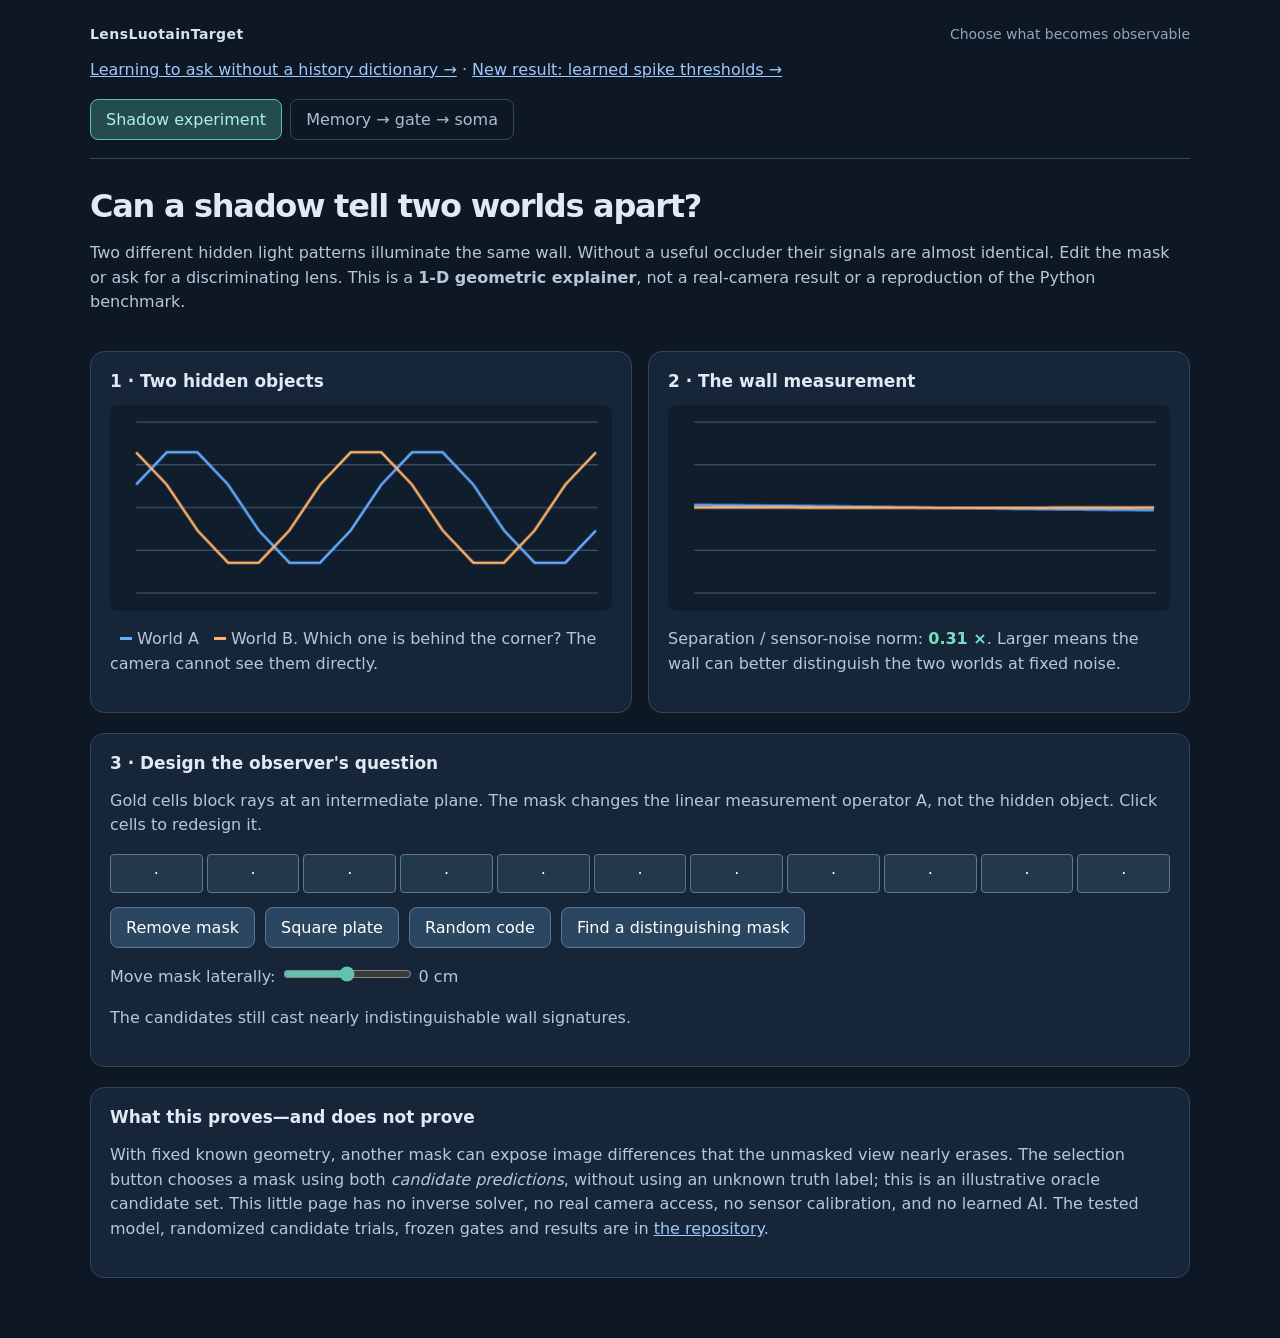
<file: site/index.html>
<!doctype html>
<html lang="en"><head><meta charset="utf-8"><meta name="viewport" content="width=device-width,initial-scale=1">
<title>LensLuotainTarget — shadows, memory and revealing questions</title>
<link rel="stylesheet" href="neuron.css">
<style>
:root{color-scheme:dark;font-family:system-ui,Arial,sans-serif;color:#e1eaf4;background:#0e1724}
body{max-width:1100px;margin:0 auto;padding:26px 18px 60px}a{color:#9fc7ff}p{line-height:1.55;color:#b6c8d8}h1{letter-spacing:-.04em;margin-bottom:8px}h2{margin-top:0;font-size:1.06rem}
.panel{background:#172538;border:1px solid #33465d;border-radius:14px;padding:19px;margin-top:20px}
.grid{display:grid;grid-template-columns:1fr 1fr;gap:16px}@media(max-width:740px){.grid{grid-template-columns:1fr}}
canvas{display:block;width:100%;height:auto;background:#101d2d;border-radius:8px}
.btns{display:flex;gap:10px;flex-wrap:wrap;align-items:center}button{background:#2b4660;color:#fff;border:1px solid #5b7994;border-radius:8px;padding:10px 15px;cursor:pointer;font:inherit}button:focus-visible{outline:3px solid #9fc7ff}button:hover{background:#3a607d}
.mask{display:flex;gap:4px;margin:14px 0}.mask button{height:39px;min-width:22px;flex:1;padding:0;border-radius:4px;background:#23384b}.mask button.on{background:#d8aa66;color:#172538}input{accent-color:#61c2b2}small{color:#a4b6cb}.stat{font-weight:700;color:#77e0c4}
.key{display:inline-block;width:12px;height:3px;margin:0 5px 4px 10px;background:#65acff}.key.orange{background:#ffb16d}
</style></head><body>
<div class="brand"><strong>LensLuotainTarget</strong><span>Choose what becomes observable</span></div>
<p><a href="learned.html">Learning to ask without a history dictionary →</a> · <a href="spikes.html">New result: learned spike thresholds →</a></p>
<nav class="view-tabs" role="tablist" aria-label="Experiments">
<button id="tab-shadow" role="tab" aria-controls="shadow-view" aria-selected="true">Shadow experiment</button>
<button id="tab-neuron" role="tab" aria-controls="neuron-view" aria-selected="false">Memory → gate → soma</button>
</nav>
<div id="shadow-view" role="tabpanel" aria-labelledby="tab-shadow">

<h1>Can a shadow tell two worlds apart?</h1>
<p>Two different hidden light patterns illuminate the same wall. Without a useful occluder their signals are almost identical. Edit the mask or ask for a discriminating lens. This is a <strong>1-D geometric explainer</strong>, not a real-camera result or a reproduction of the Python benchmark.</p>
<div class="grid">
<section class="panel"><h2>1 · Two hidden objects</h2><canvas id="scenes" width="500" height="205" aria-label="Two hidden scene brightness patterns"></canvas><p><span class="key"></span>World A <span class="key orange"></span>World B. Which one is behind the corner? The camera cannot see them directly.</p></section>
<section class="panel"><h2>2 · The wall measurement</h2><canvas id="wall" width="500" height="205" aria-label="Predicted wall signals for each candidate scene"></canvas><p>Separation / sensor-noise norm: <strong class="stat" id="score">—</strong>. Larger means the wall can better distinguish the two worlds at fixed noise.</p></section>
</div>
<section class="panel"><h2>3 · Design the observer's question</h2>
<p>Gold cells block rays at an intermediate plane. The mask changes the linear measurement operator A, not the hidden object. Click cells to redesign it.</p>
<div class="mask" id="mask" aria-label="Occluder mask"></div>
<div class="btns"><button id="none">Remove mask</button><button id="plate">Square plate</button><button id="random">Random code</button><button id="choose">Find a distinguishing mask</button></div>
<p><label>Move mask laterally: <input id="shift" type="range" min="-60" max="60" value="0" step="10"/> <span id="offset">0 cm</span></label></p>
<p id="desc"></p>
</section>
<section class="panel"><h2>What this proves—and does not prove</h2><p>With fixed known geometry, another mask can expose image differences that the unmasked view nearly erases. The selection button chooses a mask using both <em>candidate predictions</em>, without using an unknown truth label; this is an illustrative oracle candidate set. This little page has no inverse solver, no real camera access, no sensor calibration, and no learned AI. The tested model, randomized candidate trials, frozen gates and results are in <a href="https://github.com/anttiluode/LensLuotainTarget">the repository</a>.</p></section>
</div>
<div id="neuron-view" role="tabpanel" aria-labelledby="tab-neuron" hidden>
<div class="eyebrow">The next mechanism · abstract simulation</div>
<h1>A memory can answer differently when the question changes.</h1>
<p class="lede">Different stimulus histories leave different traces in twelve branches, yet give the same initial soma sum. Choose which branches reach the soma and see what a receiver can recover from three noisy readings.</p>
<div class="neuron-stats">
<div class="neuron-stat"><span>New readings</span><strong id="neuron-reading-count">0 / 3</strong></div>
<div class="neuron-stat"><span>Observer uncertainty</span><strong id="neuron-uncertainty">3.00 bits</strong></div>
<div class="neuron-stat"><span>Retained state changed</span><strong id="neuron-disturbance">0.0%</strong></div>
</div>
<section class="panel"><h2>1 · The past is retained, even when the present answer agrees</h2>
<div class="neuron-controls">
<label>History that actually happened<select id="neuron-history" aria-label="History that actually happened"><option value="0">History A</option><option value="1">History B</option><option value="2">History C</option><option value="3">History D</option><option value="4">History E</option><option value="5">History F</option><option value="6">History G</option><option value="7">History H</option></select></label>
<label>Gate selection<select id="neuron-policy"><option value="active">Memory-guided</option><option value="random">Random</option><option value="fixed">Fixed branches</option><option value="open_loop">Discard selection context</option></select></label>
<label>Gate location<select id="neuron-location"><option value="before">Before the soma sum</option><option value="after">After mixing</option></select></label>
<label class="check"><input type="checkbox" id="neuron-retain" checked> Retain branch history</label>
<label class="check"><input type="checkbox" id="neuron-damage" checked> Reads change memory</label>
</div>
<div class="grid">
<div><div class="neuron-pair"><strong id="neuron-history-label">Two histories</strong><span>Same current input: 0</span></div><canvas id="neuron-histories" width="500" height="170" aria-label="Two earlier stimulus histories ending with the same current input"></canvas><p class="neuron-detail">Each branch retains a different leaky trace of these inputs. The blue-green and amber lines are past stimuli, not spike waveforms.</p></div>
<div><div class="neuron-pair"><strong>Same initial soma</strong><span id="neuron-same">0.00000</span></div><p>The un-gated sum cannot distinguish these eight histories. The branch traces still differ. A gate can select a distinction before it is mixed away.</p><p class="neuron-detail">You can see the hidden history for explanation. The selector receives candidate predictions and previous readings; it never receives the true history label.</p><button id="neuron-world">Another set of histories</button></div>
</div>
</section>
<section class="panel"><h2>2 · Let retained answers choose the next gate</h2>
<div class="neuron-pair"><strong id="neuron-next">Next gate</strong><span id="neuron-next-branches"></span></div>
<svg id="neuron-cell" class="neuron-diagram" viewBox="0 0 740 310" role="img" aria-label="Twelve current branch traces pass through the selected gate to a soma sum before sensor noise"></svg>
<p class="neuron-detail">This diagram shows the current traces and selected sum before noise. Received noisy readings from completed gates appear below.</p>
<p class="neuron-detail" id="neuron-predictions"></p>
<div class="branch-gates" id="neuron-branches" aria-label="Choose an individual branch manually"></div>
<div class="neuron-actions"><button id="neuron-probe" class="primary">Take next reading</button><button id="neuron-reset">Reset readings</button><small>Click a numbered branch to ask your own question, or let the selected strategy choose.</small></div>
<p><label>Sensor noise: <input id="neuron-noise" type="range" min="0.001" max="0.08" step="0.001" value="0.03"> <span id="neuron-noise-value">0.030</span></label></p>
<p id="neuron-mode-note" class="neuron-note"></p>
</section>
<div class="grid">
<section class="panel"><h2>3 · What the receiver gets</h2><canvas id="neuron-readings" width="500" height="170" aria-label="Noisy scalar soma readings over the sequence of questions"></canvas><p class="neuron-detail" id="neuron-reading-list"></p><p class="neuron-detail">The message is a noisy scalar and the identity of the gate. No branch states are sent. An action-potential waveform is not modeled.</p></section>
<section class="panel"><h2>4 · What remains plausible</h2><div class="belief-bars" id="neuron-beliefs" role="group" aria-label="Observer probabilities over the eight candidate histories"></div><p class="neuron-detail" id="neuron-belief-note"></p><p class="neuron-detail">The observer's memory of previous readings shapes the next question. Its known candidate dictionary is a real prior and storage cost.</p></section>
</div>
<section class="panel"><div class="eyebrow">Frozen held-out result</div><h2>The mechanism has a test, not only a picture.</h2>
<p id="neuron-result-condition"></p><p class="neuron-detail">512 fresh history/noise/truth seeds per condition · 8 supplied candidates · 1 shared initial reading + 3 new readings · norm-matched gates.</p>
<div class="neuron-table-wrap"><table class="neuron-table"><thead><tr><th>Strategy / control</th><th>Identified</th><th>Log loss ↓</th><th>Original-answer error ↓</th><th>State change</th></tr></thead><tbody id="neuron-result-rows"></tbody></table></div>
<p id="neuron-result-verdict" class="neuron-detail"></p><div id="neuron-gates" class="neuron-verdict"></div>
<p id="neuron-result-noise-note" class="neuron-detail"></p>
<p class="neuron-detail">Original-answer error is normalized prediction error on eight unused gates applied to the pre-read memory. Erasing memory still scores against the original history, so predicting zero cannot count as successful recall.</p>
<p class="neuron-detail"><a href="../NEURON_PROTOCOL.md">Frozen protocol</a> · <a href="../NEURON_RESULTS.md">Results and limits</a> · <a href="../results/memory_gate_soma.json">Machine-readable receipt</a></p>
</section>
<section class="panel"><h2>What this earns</h2><p>The abstract model supports a narrow mechanism: retained branch history becomes recoverable through selected somatic sums, and retaining previous answers modestly improves which gate is chosen next. Reads can also disturb that memory.</p>
<p class="neuron-detail">This uses linear leaky traces, a programmed gate selector, a correct model and a known eight-history dictionary. It does not establish a learned neural gate, spike-waveform communication, unknown-history recovery or a new AI architecture. Twelve branch values are accompanied by 96 candidate-state values, eight belief values and shared model/catalogue storage in the observer. Selection evaluates all 24 candidate gates; computation is not matched to random selection.</p>
<p class="neuron-detail">The original <a href="https://github.com/anttiluode/GeometricNeuronOriginReview">PerceptionLab ecg.json accident</a> supplies the historical question about observation inside feedback. Its aliasing/variance-controller pulse has different equations. <a href="https://github.com/anttiluode/AnttisBrain2">AnttisBrain2's moons</a>, <a href="https://github.com/anttiluode/MovingTarget2">MovingTarget2</a> and <a href="https://github.com/anttiluode/BrainAsInverseModeler">BrainAsInverseModeler</a> remain distinct contributors to this test.</p>
</section>
</div>
<script>
'use strict';
const N=16,W=64,S=5,C=11,depth=.55,D=1.03,noise=.03;
const xs=Array.from({length:N},(_,i)=>-.19+(.38/N)*(i+.5));
const walls=Array.from({length:W},(_,i)=>-.45+.90*i/(W-1));
// Two different high-frequency patterns whose unobstructed soft shadows are near identical.
const a=xs.map((_,i)=>.5+.35*Math.sin(2*Math.PI*2*(i+.5)/N));
const b=xs.map((_,i)=>.5+.35*Math.cos(2*Math.PI*2*(i+.5)/N));
let cells=Array.from({length:C},()=>false),shift=0;
const calibration=walls.map(w=>xs.reduce((acc,x)=>acc+Array.from({length:S},(_,s)=>{
 const source=x+.38/N*((s+.5)/S-.5);const r2=D*D+(w-source)**2;
 return D*D/(r2*r2);
}).reduce((u,v)=>u+v,0)/S,0));
function forward(scene,m,offset){return walls.map((w,wi)=>xs.reduce((total,x,j)=>total+Array.from({length:S},(_,s)=>{
 const source=x+.38/N*((s+.5)/S-.5);const middle=source+depth/D*(w-source);
 const index=Math.floor((middle-offset+.26)/.52*C);
 const occluded=(index>=0&&index<C&&m[index]);if(occluded)return 0;
 const r2=D*D+(w-source)**2;return D*D/(r2*r2);
}).reduce((u,v)=>u+v,0)/S*scene[j],0)/calibration[wi]);}
function diff(m,offset){const p=forward(a,m,offset),q=forward(b,m,offset);const sq=p.reduce((z,v,i)=>z+(v-q[i])**2,0);
 return {p,q,score:Math.sqrt(sq)/(noise*Math.sqrt(W))};}
function draw(canvas,lines,range){const context=canvas.getContext('2d');let w=canvas.width,h=canvas.height;
 context.clearRect(0,0,w,h);context.strokeStyle='#456079';context.lineWidth=1;
 for(let i=0;i<=4;i++){let y=17+(h-35)*i/4;context.beginPath();context.moveTo(26,y);context.lineTo(w-14,y);context.stroke();}
 for(let li=0;li<lines.length;li++){context.strokeStyle=li?'#ffb16d':'#65acff';context.lineWidth=2.5;context.beginPath();
 const arr=lines[li];for(let i=0;i<arr.length;i++){let x=26+i/(arr.length-1)*(w-42);
 let y=17+(range[1]-arr[i])/(range[1]-range[0])*(h-35);if(i===0)context.moveTo(x,y);else context.lineTo(x,y);}context.stroke();}
}
function update(){const v=diff(cells,shift);draw(document.getElementById('scenes'),[a,b],[0,1]);
 draw(document.getElementById('wall'),[v.p,v.q],[0,1]);document.getElementById('score').textContent=v.score.toFixed(2)+' ×';
 document.getElementById('offset').textContent=Math.round(shift*100)+' cm';
 document.getElementById('desc').textContent=v.score<0.5?'The candidates still cast nearly indistinguishable wall signatures.':'The wall now contains a measurable distinction between the candidates (under this ideal model).';
 document.getElementById('mask').innerHTML='';cells.forEach((on,i)=>{let bt=document.createElement('button');bt.className=on?'on':'';bt.textContent=on?'■':'·';bt.setAttribute('aria-label','Toggle mask cell '+(i+1));bt.setAttribute('aria-pressed',String(on));
 bt.onclick=()=>{cells[i]=!cells[i];update();};document.getElementById('mask').appendChild(bt);});}
document.getElementById('none').onclick=()=>{cells.fill(false);update();};
document.getElementById('plate').onclick=()=>{cells=cells.map((_,i)=>i>=4&&i<=6);update();};
document.getElementById('random').onclick=()=>{cells=cells.map(()=>Math.random()<.5);update();};
document.getElementById('shift').oninput=e=>{shift=Number(e.target.value)/1000;update();};
document.getElementById('choose').onclick=()=>{let best={score:-1};let rng=1337;
 function next(){rng=(Math.imul(rng,1664525)+1013904223)>>>0;return rng/4294967296;}
 for(let i=0;i<35;i++){const c=Array.from({length:C},()=>next()<.48);for(const off of [-.06,-.03,0,.03,.06]){
 const cur=diff(c,off);if(cur.score>best.score)best={score:cur.score,c,off};}}
 cells=best.c;shift=best.off;document.getElementById('shift').value=String(shift*1000);update();};
update();
</script>
<script src="neuron-core.js"></script>
<script src="neuron-data.js"></script>
<script src="neuron-ui.js?v=ce73c5baaed5"></script>
</body></html>
</file>
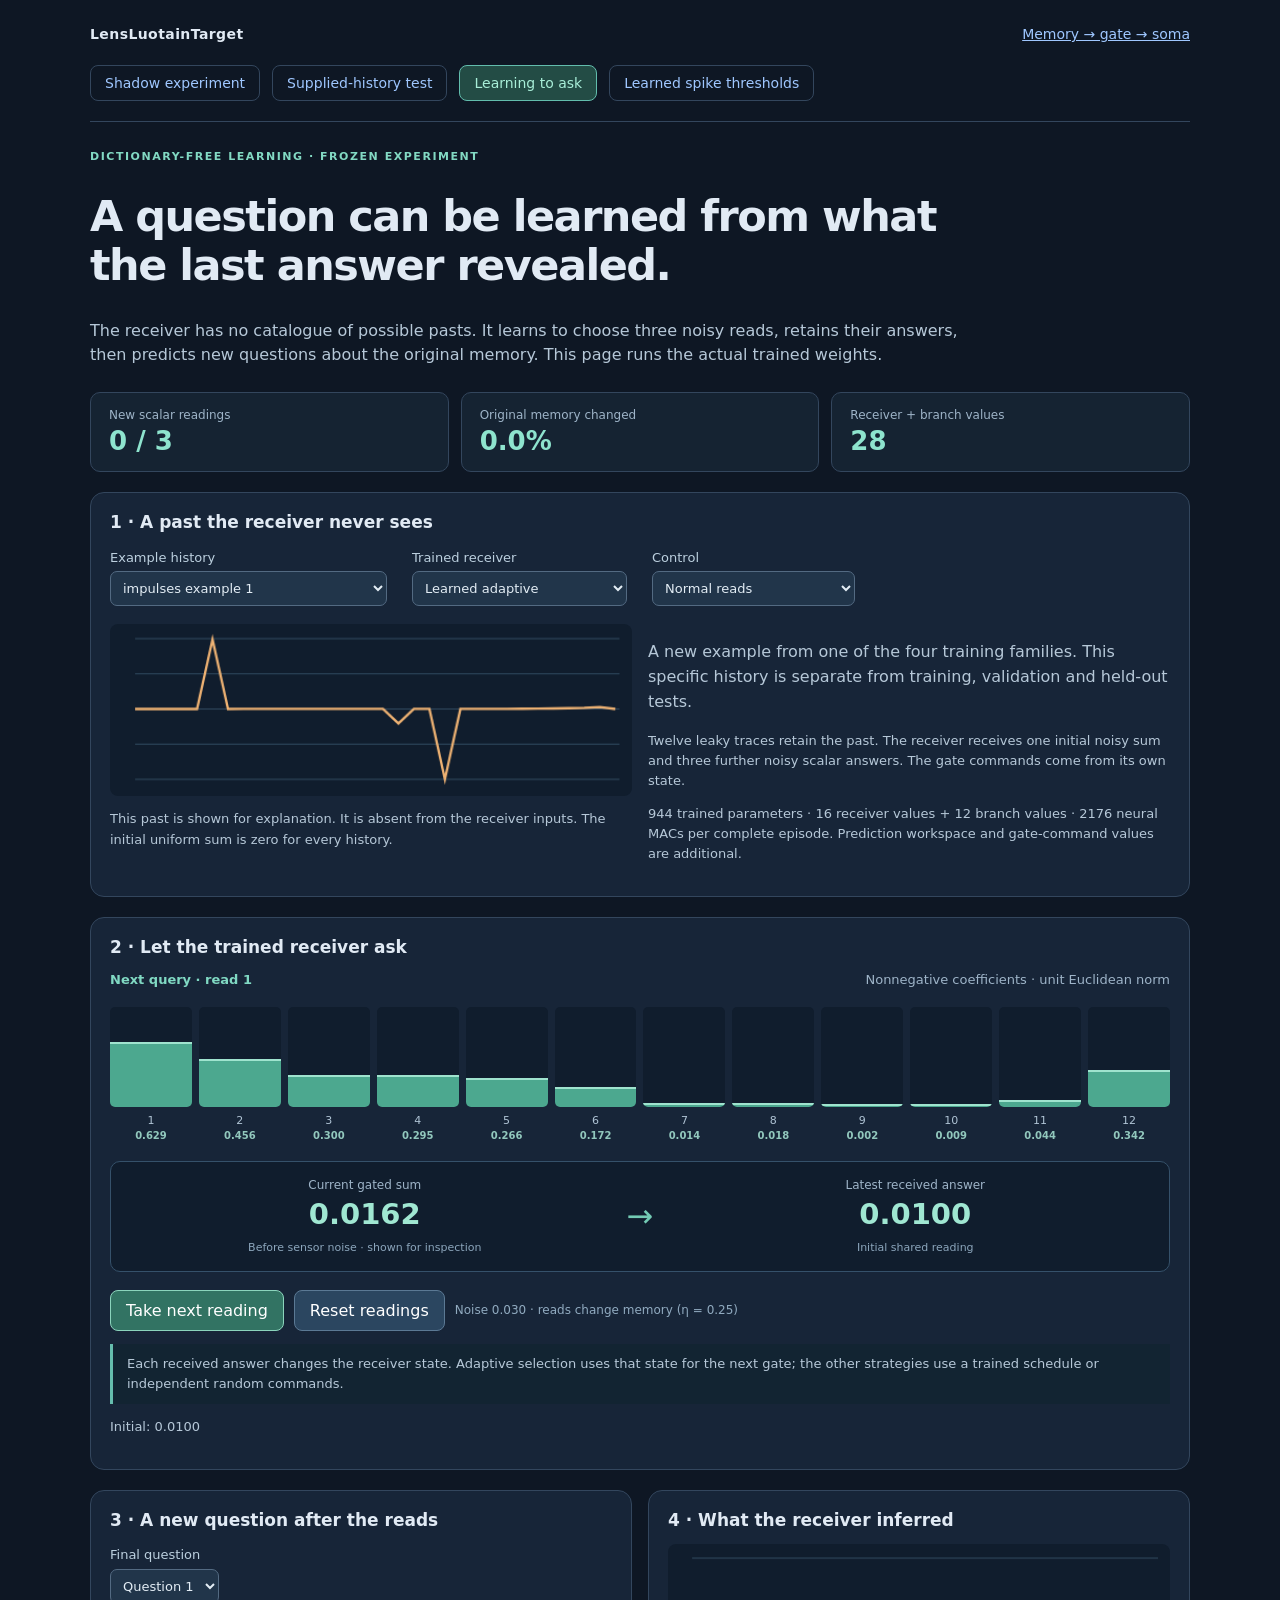
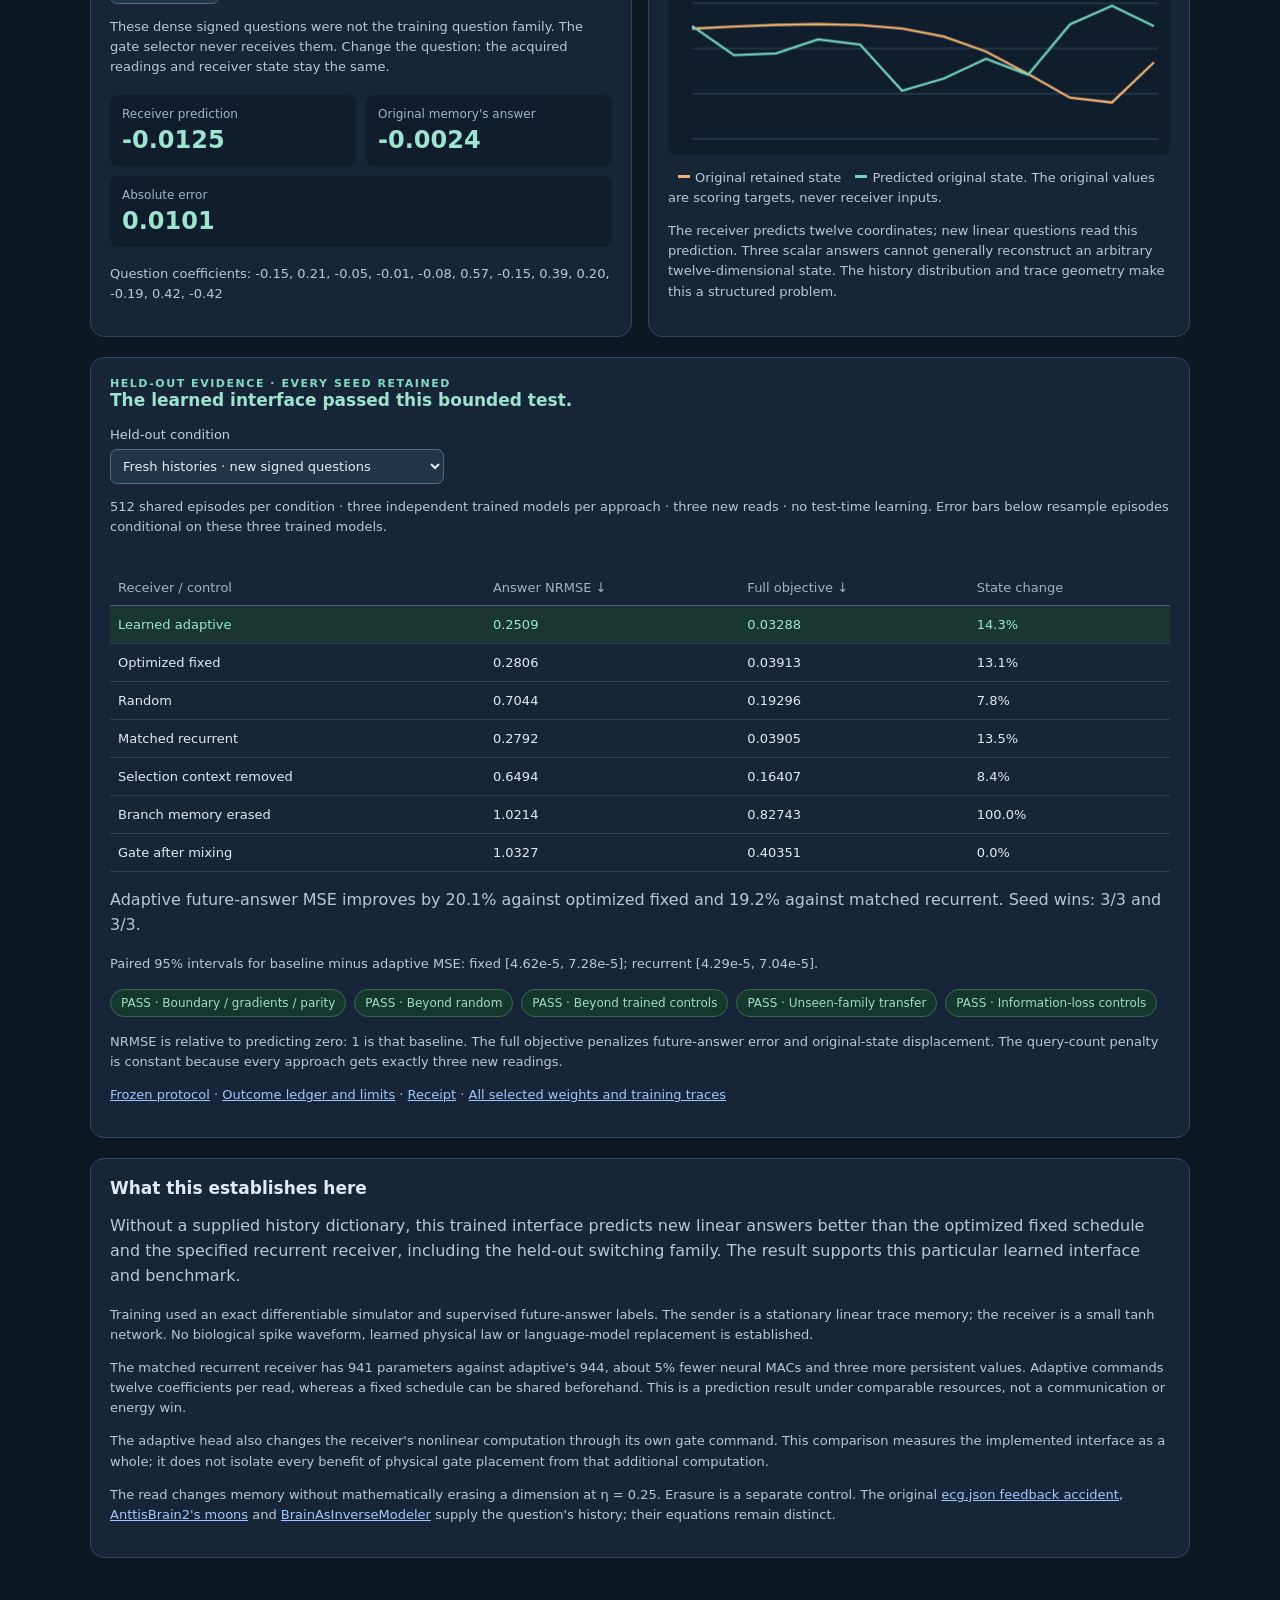
<file: site/learned.html>
<!doctype html>
<html lang="en"><head><meta charset="utf-8"><meta name="viewport" content="width=device-width,initial-scale=1">
<title>LensLuotainTarget — learning to ask</title><link rel="stylesheet" href="learned.css?v=9b676ddc75cd">
</head><body>
<header class="brand"><strong>LensLuotainTarget</strong><a href="index.html#neuron">Memory → gate → soma</a></header>
<nav aria-label="Experiments"><a href="index.html#shadow">Shadow experiment</a><a href="index.html#neuron">Supplied-history test</a><span aria-current="page">Learning to ask</span><a href="spikes.html">Learned spike thresholds</a></nav>
<div class="eyebrow">Dictionary-free learning · frozen experiment</div>
<h1>A question can be learned from what the last answer revealed.</h1>
<p class="lede">The receiver has no catalogue of possible pasts. It learns to choose three noisy reads, retains their answers, then predicts new questions about the original memory. This page runs the actual trained weights.</p>
<div class="stats"><div><span>New scalar readings</span><strong id="learned-count">0 / 3</strong></div><div><span>Original memory changed</span><strong id="learned-damage">0.0%</strong></div><div><span>Receiver + branch values</span><strong id="learned-storage">28</strong></div></div>
<section class="panel"><h2>1 · A past the receiver never sees</h2>
<div class="controls"><label>Example history<select id="learned-world"></select></label><label>Trained receiver<select id="learned-model"><option value="adaptive">Learned adaptive</option><option value="fixed">Optimized fixed schedule</option><option value="random">Random queries</option><option value="recurrent">Matched recurrent receiver</option></select></label><label>Control<select id="learned-control"><option value="normal">Normal reads</option><option value="no_context">Discard selection context</option><option value="erased">Erase branch memory</option><option value="post_mix">Gate after mixing</option></select></label></div>
<div class="grid"><div><canvas id="learned-history" width="500" height="165" aria-label="Stimulus history ending at input zero"></canvas><p class="detail">This past is shown for explanation. It is absent from the receiver inputs. The initial uniform sum is zero for every history.</p></div><div><p id="learned-world-note"></p><p class="detail">Twelve leaky traces retain the past. The receiver receives one initial noisy sum and three further noisy scalar answers. The gate commands come from its own state.</p><p id="learned-resources" class="detail"></p></div></div>
</section>
<section class="panel"><h2>2 · Let the trained receiver ask</h2><div class="pair"><strong id="learned-gate-label">Next gate</strong><span>Nonnegative coefficients · unit Euclidean norm</span></div>
<div class="gate-bars" id="learned-gates" role="group" aria-label="Twelve coefficients of the selected gate"></div>
<div class="sampling"><div><span>Current gated sum</span><strong id="learned-current-sum">—</strong><small>Before sensor noise · shown for inspection</small></div><div class="flow">→</div><div><span>Latest received answer</span><strong id="learned-last-answer">—</strong><small id="learned-last-label">Initial shared reading</small></div></div>
<div class="actions"><button id="learned-read" class="primary">Take next reading</button><button id="learned-reset">Reset readings</button><small>Noise 0.030 · reads change memory (η = 0.25)</small></div><p id="learned-mode-note" class="note"></p>
<p id="learned-observations" class="detail"></p>
</section>
<div class="grid"><section class="panel"><h2>3 · A new question after the reads</h2>
<label>Final question<select id="learned-query"><option value="0">Question 1</option><option value="1">Question 2</option><option value="2">Question 3</option><option value="3">Question 4</option><option value="4">Question 5</option><option value="5">Question 6</option></select></label><p class="detail">These dense signed questions were not the training question family. The gate selector never receives them. Change the question: the acquired readings and receiver state stay the same.</p>
<div class="answers"><div><span>Receiver prediction</span><strong id="learned-prediction">—</strong></div><div><span>Original memory's answer</span><strong id="learned-truth">—</strong></div><div><span>Absolute error</span><strong id="learned-error">—</strong></div></div><p id="learned-query-vector" class="detail"></p>
</section><section class="panel"><h2>4 · What the receiver inferred</h2><canvas id="learned-inferred" width="500" height="210" aria-label="Original twelve branch values and receiver's predicted original branch values"></canvas><p class="detail"><span class="key amber"></span>Original retained state <span class="key"></span>Predicted original state. The original values are scoring targets, never receiver inputs.</p><p class="detail">The receiver predicts twelve coordinates; new linear questions read this prediction. Three scalar answers cannot generally reconstruct an arbitrary twelve-dimensional state. The history distribution and trace geometry make this a structured problem.</p></section></div>
<section class="panel"><div class="eyebrow">Held-out evidence · every seed retained</div><h2 id="learned-verdict">The result has a gate.</h2>
<label>Held-out condition<select id="learned-condition"><option value="novel_queries">Fresh histories · new signed questions</option><option value="unseen_history">Unseen history family · new signed questions</option><option value="fresh_familiar">Fresh histories · familiar question kinds</option></select></label>
<p class="detail">512 shared episodes per condition · three independent trained models per approach · three new reads · no test-time learning. Error bars below resample episodes conditional on these three trained models.</p>
<div class="table-wrap"><table><thead><tr><th>Receiver / control</th><th>Answer NRMSE ↓</th><th>Full objective ↓</th><th>State change</th></tr></thead><tbody id="learned-results"></tbody></table></div>
<p id="learned-comparison"></p><p id="learned-intervals" class="detail"></p><div id="learned-frozen-gates" class="verdict-tags"></div>
<p class="detail">NRMSE is relative to predicting zero: 1 is that baseline. The full objective penalizes future-answer error and original-state displacement. The query-count penalty is constant because every approach gets exactly three new readings.</p>
<p class="detail"><a href="../LEARNED_PROTOCOL.md">Frozen protocol</a> · <a href="../LEARNED_RESULTS.md">Outcome ledger and limits</a> · <a href="../results/learned_queries.json">Receipt</a> · <a href="../results/learned_weights.json">All selected weights and training traces</a></p>
</section>
<section class="panel"><h2>What this establishes here</h2><p id="learned-claim"></p><p class="detail">Training used an exact differentiable simulator and supervised future-answer labels. The sender is a stationary linear trace memory; the receiver is a small tanh network. No biological spike waveform, learned physical law or language-model replacement is established.</p><p class="detail">The matched recurrent receiver has 941 parameters against adaptive's 944, about 5% fewer neural MACs and three more persistent values. Adaptive commands twelve coefficients per read, whereas a fixed schedule can be shared beforehand. This is a prediction result under comparable resources, not a communication or energy win.</p><p class="detail">The adaptive head also changes the receiver's nonlinear computation through its own gate command. This comparison measures the implemented interface as a whole; it does not isolate every benefit of physical gate placement from that additional computation.</p><p class="detail">The read changes memory without mathematically erasing a dimension at η = 0.25. Erasure is a separate control. The original <a href="https://github.com/anttiluode/GeometricNeuronOriginReview">ecg.json feedback accident</a>, <a href="https://github.com/anttiluode/AnttisBrain2">AnttisBrain2's moons</a> and <a href="https://github.com/anttiluode/BrainAsInverseModeler">BrainAsInverseModeler</a> supply the question's history; their equations remain distinct.</p></section>
<script src="learned-core.js?v=7838c21bda15"></script><script src="learned-data.js?v=eb0d3af05d5e"></script><script src="learned-ui.js?v=abf5d2c7c04b"></script>
</body></html>
</file>
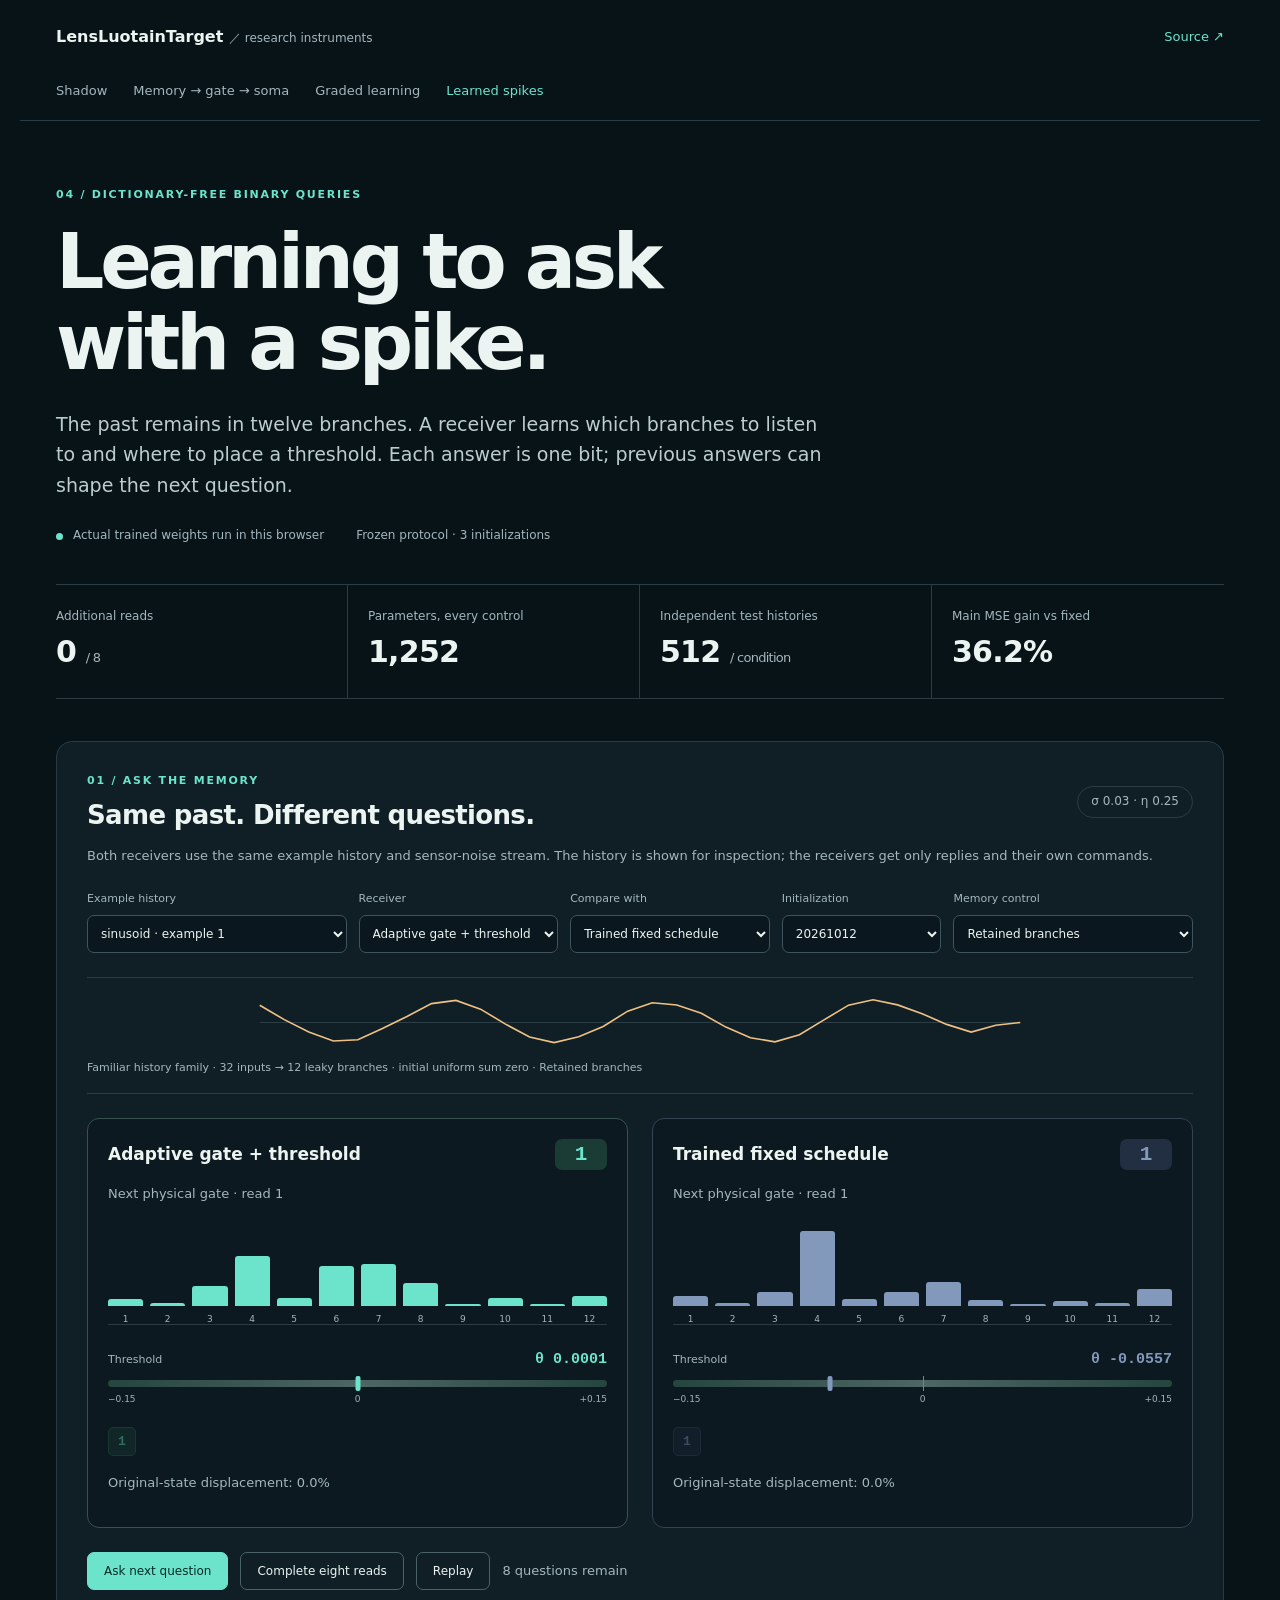
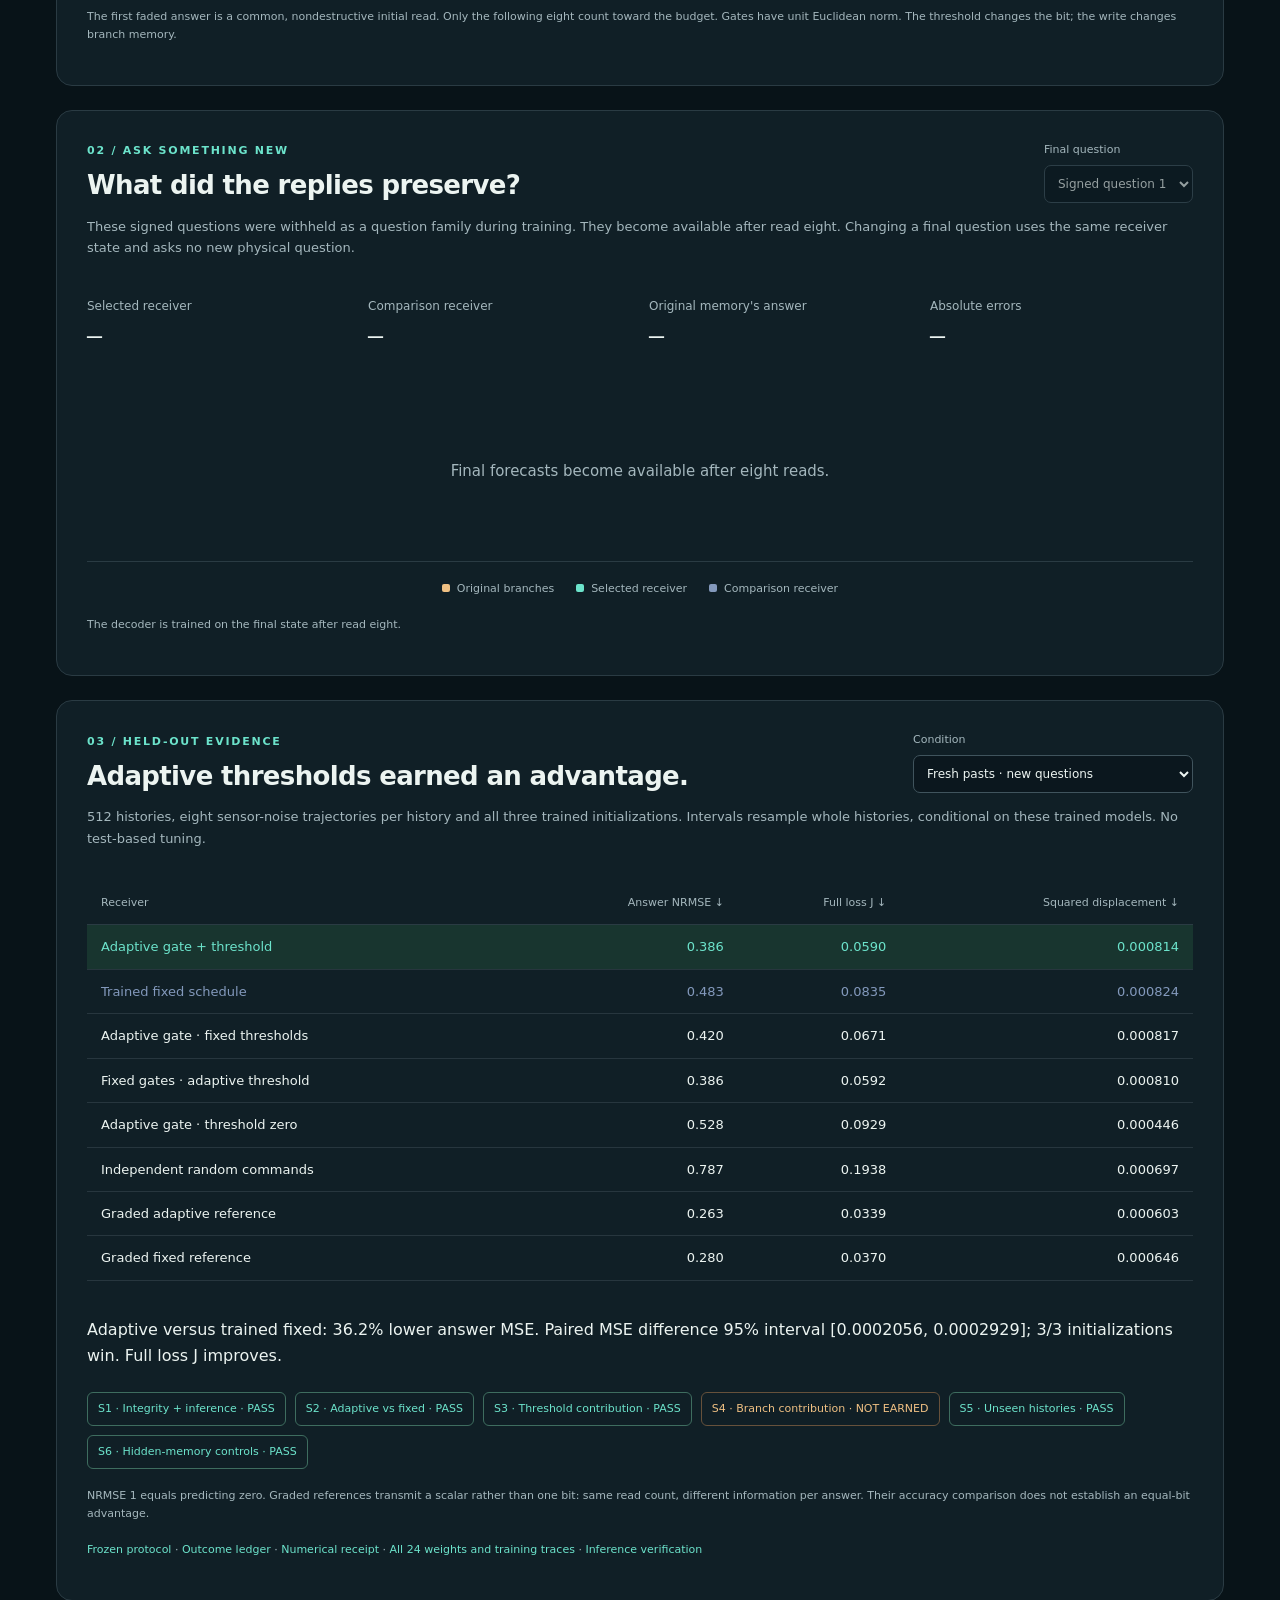
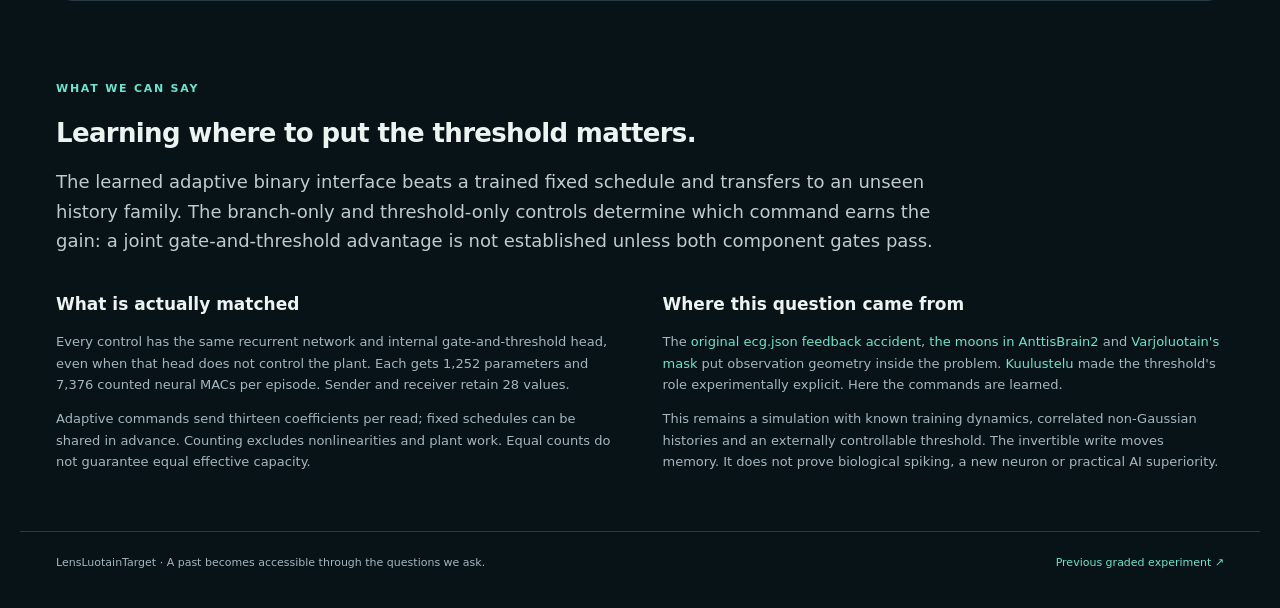
<file: site/spikes.html>
<!doctype html>
<html lang="en"><head><meta charset="utf-8"><meta name="viewport" content="width=device-width,initial-scale=1"><title>LensLuotainTarget · Learning to ask with a spike</title><link rel="stylesheet" href="spike.css?v=ccaaf52cd816"></head>
<body><header><a class="brand" href="index.html">LensLuotainTarget <span>／ research instruments</span></a><a href="https://github.com/anttiluode/LensLuotainTarget">Source ↗</a></header>
<nav aria-label="Experiments"><a href="index.html#shadow">Shadow</a><a href="index.html#neuron">Memory → gate → soma</a><a href="learned.html">Graded learning</a><a href="spikes.html" aria-current="page">Learned spikes</a></nav>
<main><section class="hero"><p class="eyebrow">04 / DICTIONARY-FREE BINARY QUERIES</p><h1>Learning to ask<br>with a spike.</h1><p class="lede">The past remains in twelve branches. A receiver learns which branches to listen to and where to place a threshold. Each answer is one bit; previous answers can shape the next question.</p><div class="hero-foot"><span class="live-dot"></span>Actual trained weights run in this browser<span>Frozen protocol · 3 initializations</span></div></section>
<div class="stats"><div><span>Additional reads</span><strong id="spike-count">0 <small>/ 8</small></strong></div><div><span>Parameters, every control</span><strong>1,252</strong></div><div><span>Independent test histories</span><strong>512 <small>/ condition</small></strong></div><div><span>Main MSE gain vs fixed</span><strong id="spike-gain">—</strong></div></div>
<section class="panel instrument"><div class="section-head"><div><p class="eyebrow">01 / ASK THE MEMORY</p><h2>Same past. Different questions.</h2></div><span class="badge">σ 0.03 · η 0.25</span></div><p class="muted">Both receivers use the same example history and sensor-noise stream. The history is shown for inspection; the receivers get only replies and their own commands.</p>
<div class="controls"><label>Example history<select id="spike-world"></select></label><label>Receiver<select id="spike-method"></select></label><label>Compare with<select id="spike-reference"></select></label><label>Initialization<select id="spike-seed"><option>20261012</option><option>20261013</option><option>20261014</option></select></label><label>Memory control<select id="spike-mode"><option value="normal">Retained branches</option><option value="erased">Erase branch history</option><option value="post_mix">Read only the common sum</option></select></label></div>
<div class="history-strip"><svg id="spike-history" viewBox="0 0 960 80" role="img" aria-label="The 32-step past, hidden from the receiver"></svg><p id="spike-world-note" class="muted"></p></div>
<div class="receivers"><article class="receiver" id="spike-card"><div class="card-head"><h3 id="spike-title"></h3><span id="spike-reply" class="reply">—</span></div><p id="spike-command-label" class="muted"></p><div id="spike-gates" class="gates" aria-label="Twelve branch gate coefficients"></div><div class="threshold"><div class="threshold-label"><span>Threshold</span><strong id="spike-threshold"></strong></div><div class="threshold-track"><i id="spike-threshold-marker"></i></div><div class="track-labels"><span>−0.15</span><span>0</span><span>+0.15</span></div></div><div id="spike-bits" class="bits" aria-label="Received answers"></div><p id="spike-damage" class="muted"></p></article>
<article class="receiver comparison"><div class="card-head"><h3 id="spike-ref-title"></h3><span id="spike-ref-reply" class="reply">—</span></div><p id="spike-ref-command-label" class="muted"></p><div id="spike-ref-gates" class="gates" aria-label="Comparison branch gate coefficients"></div><div class="threshold"><div class="threshold-label"><span>Threshold</span><strong id="spike-ref-threshold"></strong></div><div class="threshold-track"><i id="spike-ref-threshold-marker"></i></div><div class="track-labels"><span>−0.15</span><span>0</span><span>+0.15</span></div></div><div id="spike-ref-bits" class="bits" aria-label="Comparison received answers"></div><p id="spike-ref-damage" class="muted"></p></article></div>
<div class="actions"><button id="spike-read" class="primary">Ask next question</button><button id="spike-finish">Complete eight reads</button><button id="spike-reset">Replay</button><span id="spike-status" role="status" class="muted"></span></div><p class="footnote">The first faded answer is a common, nondestructive initial read. Only the following eight count toward the budget. Gates have unit Euclidean norm. The threshold changes the bit; the write changes branch memory.</p></section>
<section class="panel"><div class="section-head"><div><p class="eyebrow">02 / ASK SOMETHING NEW</p><h2>What did the replies preserve?</h2></div><label>Final question<select id="spike-query" disabled><option value="0">Signed question 1</option><option value="1">Signed question 2</option><option value="2">Signed question 3</option><option value="3">Signed question 4</option><option value="4">Signed question 5</option><option value="5">Signed question 6</option></select></label></div><p class="muted">These signed questions were withheld as a question family during training. They become available after read eight. Changing a final question uses the same receiver state and asks no new physical question.</p><div class="forecast"><div><span>Selected receiver</span><strong id="spike-prediction">—</strong></div><div><span>Comparison receiver</span><strong id="spike-ref-prediction">—</strong></div><div><span>Original memory's answer</span><strong id="spike-truth">—</strong></div><div><span>Absolute errors</span><strong id="spike-errors">—</strong></div></div><svg id="spike-state" viewBox="0 0 960 160" role="img" aria-label="Original branches and the two final inferred states"></svg><div class="legend"><span><i class="amber"></i>Original branches</span><span><i></i>Selected receiver</span><span><i class="slate"></i>Comparison receiver</span></div><p id="spike-query-note" class="footnote">Complete the reads to reveal the final forecasts.</p></section>
<section class="panel evidence"><div class="section-head"><div><p class="eyebrow">03 / HELD-OUT EVIDENCE</p><h2 id="spike-verdict">The result has to earn its claim.</h2></div><label>Condition<select id="spike-condition"><option value="main">Fresh pasts · new questions</option><option value="transfer">Unseen switching pasts · new questions</option><option value="familiar">Fresh pasts · familiar questions</option></select></label></div><p class="muted">512 histories, eight sensor-noise trajectories per history and all three trained initializations. Intervals resample whole histories, conditional on these trained models. No test-based tuning.</p><div class="table-wrap"><table><thead><tr><th>Receiver</th><th>Answer NRMSE ↓</th><th>Full loss J ↓</th><th>Squared displacement ↓</th></tr></thead><tbody id="spike-results"></tbody></table></div><p id="spike-comparison"></p><div id="spike-criteria" class="criteria"></div><p class="footnote">NRMSE 1 equals predicting zero. Graded references transmit a scalar rather than one bit: same read count, different information per answer. Their accuracy comparison does not establish an equal-bit advantage.</p><p class="footnote"><a href="../SPIKE_PROTOCOL.md">Frozen protocol</a> · <a href="../SPIKE_RESULTS.md">Outcome ledger</a> · <a href="../results/learned_spikes.json">Numerical receipt</a> · <a href="../results/spike_weights.json">All 24 weights and training traces</a> · <a href="../results/spike_verification.json">Inference verification</a></p></section>
<section class="context"><p class="eyebrow">WHAT WE CAN SAY</p><h2 id="spike-claim-title">A learned interface to retained history.</h2><p id="spike-claim"></p><div class="context-grid"><div><h3>What is actually matched</h3><p>Every control has the same recurrent network and internal gate-and-threshold head, even when that head does not control the plant. Each gets 1,252 parameters and 7,376 counted neural MACs per episode. Sender and receiver retain 28 values.</p><p>Adaptive commands send thirteen coefficients per read; fixed schedules can be shared in advance. Counting excludes nonlinearities and plant work. Equal counts do not guarantee equal effective capacity.</p></div><div><h3>Where this question came from</h3><p>The <a href="https://github.com/anttiluode/GeometricNeuronOriginReview">original ecg.json feedback accident</a>, <a href="https://github.com/anttiluode/AnttisBrain2">the moons in AnttisBrain2</a> and <a href="https://github.com/anttiluode/Varjoluotain">Varjoluotain's mask</a> put observation geometry inside the problem. <a href="https://github.com/anttiluode/Kuulustelu">Kuulustelu</a> made the threshold's role experimentally explicit. Here the commands are learned.</p><p>This remains a simulation with known training dynamics, correlated non-Gaussian histories and an externally controllable threshold. The invertible write moves memory. It does not prove biological spiking, a new neuron or practical AI superiority.</p></div></div></section></main><footer>LensLuotainTarget · A past becomes accessible through the questions we ask.<a href="learned.html">Previous graded experiment ↗</a></footer>
<script src="spike-core.js?v=cdf339874a8b"></script><script src="spike-data.js?v=4eae309dc88c"></script><script src="spike-ui.js?v=52a2c7ca2074"></script></body></html>
</file>
<file: site/neuron.css>
[hidden]{display:none!important}
.view-tabs{display:flex;gap:8px;flex-wrap:wrap;margin:16px 0 28px;padding-bottom:18px;border-bottom:1px solid #33465d}
.view-tabs button{background:transparent;color:#a9bed1;border-color:#33465d}.view-tabs button[aria-selected=true]{background:#244b50;color:#adf3dd;border-color:#62bdad}
.brand{display:flex;justify-content:space-between;align-items:center;font-size:14px;color:#8fa6bb;gap:16px}.brand strong{color:#d6e4ef;letter-spacing:.03em}
#neuron-view h1{font-size:clamp(27px,4vw,42px);line-height:1.13;max-width:820px}
#neuron-view .eyebrow{color:#82d9c3;text-transform:uppercase;font-size:11px;letter-spacing:.14em;font-weight:700;margin-bottom:8px}
#neuron-view .lede{max-width:820px;margin-bottom:24px;font-size:16px}
.neuron-stats{display:grid;grid-template-columns:repeat(3,1fr);gap:12px;margin:22px 0 8px}.neuron-stat{padding:15px 18px;border:1px solid #33465d;background:#152332;border-radius:10px}.neuron-stat span{display:block;font-size:12px;color:#99b0c6}.neuron-stat strong{display:block;font-size:25px;color:#8ee4ce;margin-top:3px}
.neuron-controls{display:flex;flex-wrap:wrap;gap:14px 24px;align-items:flex-end;margin:18px 0}.neuron-controls label{font-size:13px;color:#bcd0df}.neuron-controls select{display:block;margin-top:6px;background:#21354a;color:#e3edf5;border:1px solid #536a82;border-radius:7px;padding:8px;font:inherit;max-width:100%}
.neuron-controls .check{display:flex;align-items:center;gap:8px;min-height:37px}.neuron-controls input[type=checkbox]{width:17px;height:17px}
.neuron-controls select:focus-visible,.neuron-controls input:focus-visible{outline:3px solid #9fc7ff;outline-offset:3px}
.neuron-note{padding:10px 14px;border-left:3px solid #65bdad;background:#122432;font-size:13px}.neuron-note.warning{border-color:#dfb36e}
.neuron-pair{display:flex;justify-content:space-between;gap:8px;color:#9db4c9;font-size:13px;flex-wrap:wrap}.neuron-pair strong{color:#80d9c3}.neuron-pair .orange{color:#efb474}
.neuron-diagram{display:block;width:100%;height:auto;background:#101d2d;border-radius:10px;margin-top:18px}
.branch-gates{display:grid;grid-template-columns:repeat(12,1fr);gap:5px;margin:14px 0}.branch-gates button{padding:8px 2px;font-size:12px;min-width:0;background:#21354a}.branch-gates button.selected{background:#387e6e;border-color:#83d9bf}.branch-gates button:disabled{opacity:.3;cursor:default}
.neuron-actions{display:flex;gap:10px;align-items:center;flex-wrap:wrap;margin-top:14px}.neuron-actions .primary{background:#327363;border-color:#8bd4bc}.neuron-actions button:disabled{opacity:.4;cursor:default}.neuron-actions small{flex:1;min-width:200px}
.belief-bars{display:grid;grid-template-columns:repeat(8,1fr);gap:8px;margin-top:18px}.belief-col{display:flex;flex-direction:column;align-items:center;gap:6px;font-size:12px;color:#a5bacd}.belief-track{height:90px;width:100%;position:relative;background:#101d2d;border-radius:5px;overflow:hidden}.belief-fill{position:absolute;bottom:0;width:100%;background:#528b85;border-top:2px solid #8cd9c3;transition:height .2s}.belief-col.winner{color:#a8ead7}.belief-col.winner .belief-fill{background:#4ca88f}
.neuron-table-wrap{overflow-x:auto}.neuron-table{width:100%;border-collapse:collapse;font-size:13px;margin-top:18px}.neuron-table th{text-align:left;color:#9eb4c8;font-weight:500;padding:10px 8px;border-bottom:1px solid #4d647a}.neuron-table td{padding:11px 8px;border-bottom:1px solid #2c4156;white-space:nowrap}.neuron-table tr.active td{color:#9de7d1;background:#193632}.neuron-table small{font-size:11px}
.neuron-verdict{display:flex;gap:9px;flex-wrap:wrap;margin-top:15px}.neuron-verdict span{font-size:12px;padding:6px 10px;border:1px solid #376958;border-radius:20px;color:#9eddc2;background:#15372e}.neuron-verdict .fail{border-color:#8a623b;background:#392b1e;color:#f1c18c}
.neuron-detail{font-size:13px}.neuron-detail strong{color:#d2e3ed}.neuron-detail a{color:#9fc7ff}
@media(max-width:600px){.neuron-stats{gap:6px}.neuron-stat{padding:12px 9px}.neuron-stat strong{font-size:20px}.neuron-stat span{font-size:11px}.branch-gates{grid-template-columns:repeat(6,1fr)}.neuron-controls{gap:10px 15px}.belief-bars{gap:4px}.belief-col{font-size:11px}.brand{font-size:12px}.neuron-table{font-size:12px}}
@media(prefers-reduced-motion:reduce){.belief-fill{transition:none}}
</file>
<file: site/learned.css>
:root{color-scheme:dark;font-family:system-ui,Arial,sans-serif;background:#0e1724;color:#e1eaf4}body{max-width:1100px;margin:0 auto;padding:26px 18px 60px}a{color:#9fc7ff}p{color:#b6c8d8;line-height:1.55}h1{font-size:clamp(28px,4vw,43px);letter-spacing:-.035em;line-height:1.14;max-width:870px}h2{font-size:17px;margin-top:0}.brand{display:flex;justify-content:space-between;align-items:center;font-size:14px;gap:16px}.brand strong{letter-spacing:.03em}nav{display:flex;gap:12px;flex-wrap:wrap;margin:23px 0 28px;padding-bottom:20px;border-bottom:1px solid #33465d}nav a,nav span{border:1px solid #33465d;border-radius:8px;padding:9px 14px;font-size:14px;text-decoration:none}nav span{color:#a8eed8;background:#234c45;border-color:#62bdad}.eyebrow{font-size:11px;letter-spacing:.14em;font-weight:700;text-transform:uppercase;color:#82d9c3}.lede{max-width:870px;font-size:16px}.panel{background:#172538;border:1px solid #33465d;border-radius:14px;padding:19px;margin-top:20px}.grid{display:grid;grid-template-columns:1fr 1fr;gap:16px}.stats{display:grid;grid-template-columns:repeat(3,1fr);gap:12px;margin:24px 0 8px}.stats>div{background:#152332;border:1px solid #33465d;border-radius:10px;padding:15px 18px}.stats span,.sampling span,.answers span{display:block;font-size:12px;color:#9eb4c8}.stats strong{display:block;font-size:26px;color:#8ee4ce;margin-top:4px}.controls{display:flex;gap:16px 25px;flex-wrap:wrap;align-items:end;margin:18px 0}label{font-size:13px;color:#bcd0df}select{display:block;background:#21354a;color:#e3edf5;border:1px solid #536a82;border-radius:7px;padding:8px;font:inherit;margin-top:6px;max-width:100%}button{background:#2b4660;color:#fff;border:1px solid #5b7994;border-radius:8px;padding:10px 15px;cursor:pointer;font:inherit}button:hover{background:#3a607d}button:disabled{opacity:.4;cursor:default}button.primary{background:#327363;border-color:#8bd4bc}button:focus-visible,select:focus-visible,a:focus-visible{outline:3px solid #9fc7ff;outline-offset:3px}.detail{font-size:13px}canvas{display:block;width:100%;height:auto;background:#101d2d;border-radius:8px}.pair{display:flex;justify-content:space-between;gap:12px;flex-wrap:wrap;font-size:13px;color:#9eb4c8}.pair strong{color:#80d9c3}.gate-bars{display:grid;grid-template-columns:repeat(12,1fr);gap:7px;margin:20px 0}.gate-col{font-size:11px;text-align:center;color:#b0c4d5}.gate-track{height:100px;background:#101d2d;position:relative;border-radius:5px;overflow:hidden;margin-bottom:7px}.gate-fill{position:absolute;bottom:0;background:#4ca88f;border-top:2px solid #9fe3ce;width:100%;transition:height .15s}.gate-col strong{display:block;font-size:10px;color:#92c8bd;margin-top:3px}.sampling{display:grid;grid-template-columns:1fr 45px 1fr;align-items:center;gap:15px;text-align:center;padding:16px;border:1px solid #35516a;border-radius:10px;background:#101d2d}.sampling strong{display:block;font-size:29px;color:#a0e7d2;margin:5px 0}.sampling small{font-size:11px;color:#8ca6bc}.flow{font-size:32px;color:#73cbb4}.actions{display:flex;gap:10px;flex-wrap:wrap;align-items:center;margin-top:18px}.actions small{font-size:12px;color:#91abc0}.note{padding:10px 14px;border-left:3px solid #65bdad;background:#122432;font-size:13px}.note.warning{border-color:#dfb36e}.answers{display:grid;grid-template-columns:1fr 1fr;gap:10px;margin:17px 0}.answers>div{padding:12px;background:#101d2d;border-radius:8px}.answers strong{display:block;margin-top:5px;font-size:24px;color:#9fe4ce}.answers>div:last-child{grid-column:1/-1}.key{display:inline-block;width:12px;height:3px;margin:0 5px 4px 10px;background:#75d5bc}.key.amber{background:#eeb273}.table-wrap{overflow-x:auto}table{width:100%;border-collapse:collapse;font-size:13px;margin-top:20px}th{text-align:left;color:#9eb4c8;font-weight:500;padding:10px 8px;border-bottom:1px solid #4d647a}td{padding:11px 8px;border-bottom:1px solid #2c4156;white-space:nowrap}tr.active td{color:#9de7d1;background:#193632}.verdict-tags{display:flex;gap:8px;flex-wrap:wrap;margin:15px 0}.verdict-tags span{font-size:12px;padding:6px 10px;border:1px solid #376958;border-radius:20px;color:#9eddc2;background:#15372e}.verdict-tags .fail,.verdict-tags .pending{border-color:#8a623b;background:#392b1e;color:#f1c18c}.query-vector{font-variant-numeric:tabular-nums}#learned-verdict{color:#9fe3ce}#learned-verdict.fail{color:#efb474}@media(max-width:740px){.grid{grid-template-columns:1fr}}@media(max-width:600px){body{padding:20px 12px 45px}.stats{gap:6px}.stats>div{padding:12px 9px}.stats strong{font-size:21px}.stats span{font-size:11px}.gate-bars{grid-template-columns:repeat(6,1fr)}.gate-track{height:65px}.sampling{gap:6px;padding:12px}.sampling strong{font-size:23px}.sampling small{font-size:10px}.brand{font-size:12px}.controls{gap:12px}table{font-size:12px}.panel{padding:15px}nav{gap:7px}nav a,nav span{font-size:12px;padding:8px 10px}}@media(prefers-reduced-motion:reduce){.gate-fill{transition:none}}
</file>
<file: site/spike.css>
:root{color-scheme:dark;--bg:#081318;--panel:#101f26;--line:#2a3b43;--text:#ecf4f1;--muted:#a4b7bd;--cyan:#6ce3cb;--amber:#efc083;--slate:#8399bc}*{box-sizing:border-box}body{margin:0;background:var(--bg);color:var(--text);font-family:system-ui,-apple-system,BlinkMacSystemFont,"Segoe UI",sans-serif;font-size:16px;line-height:1.65}a{color:var(--cyan);text-decoration:none}a:hover{text-decoration:underline}header,nav,main,footer{max-width:1240px;margin:auto;padding:0 36px}header{padding-top:24px;display:flex;align-items:center;justify-content:space-between;font-size:13px}.brand{color:var(--text);font-weight:650;font-size:16px}.brand span{color:var(--muted);font-weight:400;font-size:12px}nav{display:flex;gap:26px;flex-wrap:wrap;padding-top:30px;padding-bottom:18px;border-bottom:1px solid var(--line);font-size:13px}nav a{color:var(--muted)}nav [aria-current]{color:var(--cyan)}.hero{padding:65px 0 38px;max-width:900px}.eyebrow{font-size:11px;letter-spacing:.16em;font-weight:650;color:var(--cyan);margin:0 0 18px}h1{font-size:clamp(44px,6vw,76px);font-weight:550;letter-spacing:-.055em;line-height:1.06;margin:0 0 26px}h2{font-size:26px;font-weight:550;letter-spacing:-.025em;line-height:1.25;margin:0}h3{font-size:17px;font-weight:550;margin:0}.lede{font-size:19px;line-height:1.6;max-width:770px;color:#bccdce}.hero-foot{display:flex;align-items:center;gap:10px;flex-wrap:wrap;font-size:12px;color:var(--muted);margin-top:26px}.hero-foot span:last-child{margin-left:22px}.live-dot{display:inline-block;width:7px;height:7px;background:var(--cyan);border-radius:50%}.stats{display:grid;grid-template-columns:repeat(4,1fr);border-top:1px solid var(--line);border-bottom:1px solid var(--line);margin-bottom:42px}.stats>div{padding:22px 20px;border-right:1px solid var(--line)}.stats>div:first-child{padding-left:0}.stats>div:last-child{border:0}.stats span,.forecast span{font-size:12px;color:var(--muted);display:block}.stats strong{display:block;font-size:30px;font-weight:550;letter-spacing:-.025em}.stats small{font-size:13px;font-weight:400;color:var(--muted)}.panel{background:var(--panel);border:1px solid var(--line);border-radius:16px;margin:24px 0;padding:30px}.section-head{display:flex;justify-content:space-between;align-items:center;gap:24px}.section-head .eyebrow{margin-bottom:9px}.badge{border:1px solid var(--line);border-radius:30px;padding:5px 13px;color:var(--muted);font-size:12px;white-space:nowrap}.muted{color:var(--muted);font-size:13px}.controls{display:grid;grid-template-columns:1.3fr 1fr 1fr .8fr 1.2fr;gap:12px;margin:24px 0}label{font-size:11px;color:var(--muted);display:block}select{display:block;width:100%;background:#0b171e;color:var(--text);border:1px solid #40545d;border-radius:7px;padding:10px 9px;margin-top:6px;font:inherit;font-size:12px;max-width:330px}select:disabled{opacity:.6}.history-strip{border-top:1px solid var(--line);border-bottom:1px solid var(--line);padding:12px 0}.history-strip svg{width:100%;height:65px;display:block}.history-strip p{font-size:11px;margin:4px 0}.receivers{display:grid;grid-template-columns:1fr 1fr;gap:24px;margin-top:24px}.receiver{background:#0c1920;border:1px solid #36524f;border-radius:12px;padding:20px}.comparison{border-color:#344254}.card-head{display:flex;justify-content:space-between;align-items:center}.reply{background:#1a3c35;color:var(--cyan);border-radius:7px;min-width:52px;text-align:center;font:600 21px ui-monospace,monospace;padding:4px 12px}.comparison .reply{color:var(--slate);background:#222e42}.gates{display:grid;grid-template-columns:repeat(12,1fr);height:108px;gap:7px;align-items:end;border-bottom:1px solid var(--line);padding-bottom:18px;position:relative}.gate{background:var(--cyan);border-radius:3px 3px 0 0;min-height:2px;position:relative}.comparison .gate{background:var(--slate)}.gate small{position:absolute;bottom:-21px;font-size:9px;left:50%;transform:translateX(-50%);color:var(--muted)}.threshold{margin:26px 0 20px}.threshold-label,.track-labels{display:flex;justify-content:space-between;font-size:11px;color:var(--muted)}.threshold-label strong{color:var(--cyan);font:600 15px ui-monospace,monospace}.comparison .threshold-label strong{color:var(--slate)}.threshold-track{height:7px;margin-top:11px;background:linear-gradient(90deg,#26453e,#4e6664,#26453e);position:relative;border-radius:4px}.threshold-track:before{content:"";position:absolute;left:50%;height:15px;top:-4px;border-left:1px solid #758984}.threshold-track i{position:absolute;top:-4px;height:15px;width:5px;transform:translateX(-50%);background:var(--cyan);border-radius:2px}.comparison .threshold-track i{background:var(--slate)}.track-labels{font-size:9px;margin-top:5px}.bits{display:flex;gap:6px;min-height:32px;flex-wrap:wrap}.bit{width:28px;height:29px;border:1px solid #31444b;border-radius:5px;text-align:center;font:600 13px ui-monospace,monospace;line-height:27px;color:var(--muted)}.bit.one{color:var(--cyan);background:#183b32;border-color:#355f51}.comparison .bit.one{color:var(--slate);background:#1b2a3c;border-color:#314768}.bit.initial{opacity:.4}.actions{display:flex;align-items:center;gap:12px;flex-wrap:wrap;margin-top:24px}button{background:transparent;border:1px solid #4b6268;border-radius:7px;padding:11px 16px;font:500 12px system-ui;color:var(--text);cursor:pointer}button:hover{border-color:var(--cyan)}button.primary{background:var(--cyan);color:#072b26;border-color:var(--cyan)}button:disabled{opacity:.4;cursor:default}.footnote{color:var(--muted);font-size:11px;line-height:1.65;margin-top:18px}.forecast{display:grid;grid-template-columns:repeat(4,1fr);gap:18px;padding:25px 0}.forecast strong{font:500 25px ui-monospace,monospace;display:block;margin-top:6px}#spike-state{display:block;width:100%;max-height:190px;border-bottom:1px solid var(--line)}.legend{display:flex;justify-content:center;flex-wrap:wrap;gap:22px;font-size:11px;color:var(--muted);margin:18px 0 0}.legend i{display:inline-block;width:8px;height:8px;background:var(--cyan);border-radius:2px;margin-right:7px}.legend .amber{background:var(--amber)}.legend .slate{background:var(--slate)}.table-wrap{overflow:auto}table{border-collapse:collapse;width:100%;font-size:13px;white-space:nowrap;margin:20px 0}th{text-align:right;color:var(--muted);font-size:11px;font-weight:400;padding:12px 14px;border-bottom:1px solid var(--line)}td{padding:11px 14px;text-align:right;border-bottom:1px solid #27363e}td:first-child,th:first-child{text-align:left}tr.selected td{color:var(--cyan);background:#18352f}tr.reference td{color:var(--slate)}.criteria{display:flex;flex-wrap:wrap;gap:9px;margin-top:22px}.criterion{font-size:11px;color:var(--muted);border:1px solid var(--line);border-radius:6px;padding:7px 10px}.criterion.pass{color:var(--cyan);border-color:#3e6d5f}.criterion.fail{color:var(--amber);border-color:#66513b}.context{padding:55px 0 45px}.context>p:not(.eyebrow){font-size:18px;max-width:880px;color:#bfcccc}.context-grid{display:grid;grid-template-columns:1fr 1fr;gap:45px;margin-top:34px}.context-grid p{color:var(--muted);font-size:13px}footer{border-top:1px solid var(--line);padding-top:22px;padding-bottom:35px;color:var(--muted);font-size:11px;display:flex;justify-content:space-between;gap:20px}:focus-visible{outline:2px solid var(--amber);outline-offset:4px}@media(max-width:850px){header,nav,main,footer{padding-left:20px;padding-right:20px}.brand span{display:none}.controls{grid-template-columns:1fr 1fr}.controls label:first-child{grid-column:1/-1}.stats{grid-template-columns:1fr 1fr}.stats>div:nth-child(2){border-right:0}.stats>div:nth-child(n+3){border-top:1px solid var(--line)}.stats>div:nth-child(3){padding-left:0}.receivers{gap:12px}.receiver{padding:15px}.gates{gap:4px}.panel{padding:22px}.section-head{align-items:flex-start}.section-head label{min-width:170px}.forecast{grid-template-columns:1fr 1fr}.context-grid{gap:25px}nav{gap:16px}}@media(max-width:560px){.hero{padding-top:42px}.hero-foot span:last-child{margin-left:0;width:100%}.receivers,.context-grid{grid-template-columns:1fr}.section-head{flex-direction:column;gap:15px}.section-head label{width:100%}.panel{padding:20px 15px}.stats strong{font-size:25px}h2{font-size:23px}.context{padding:35px 0}footer{flex-direction:column}.forecast strong{font-size:20px}}
</file>
